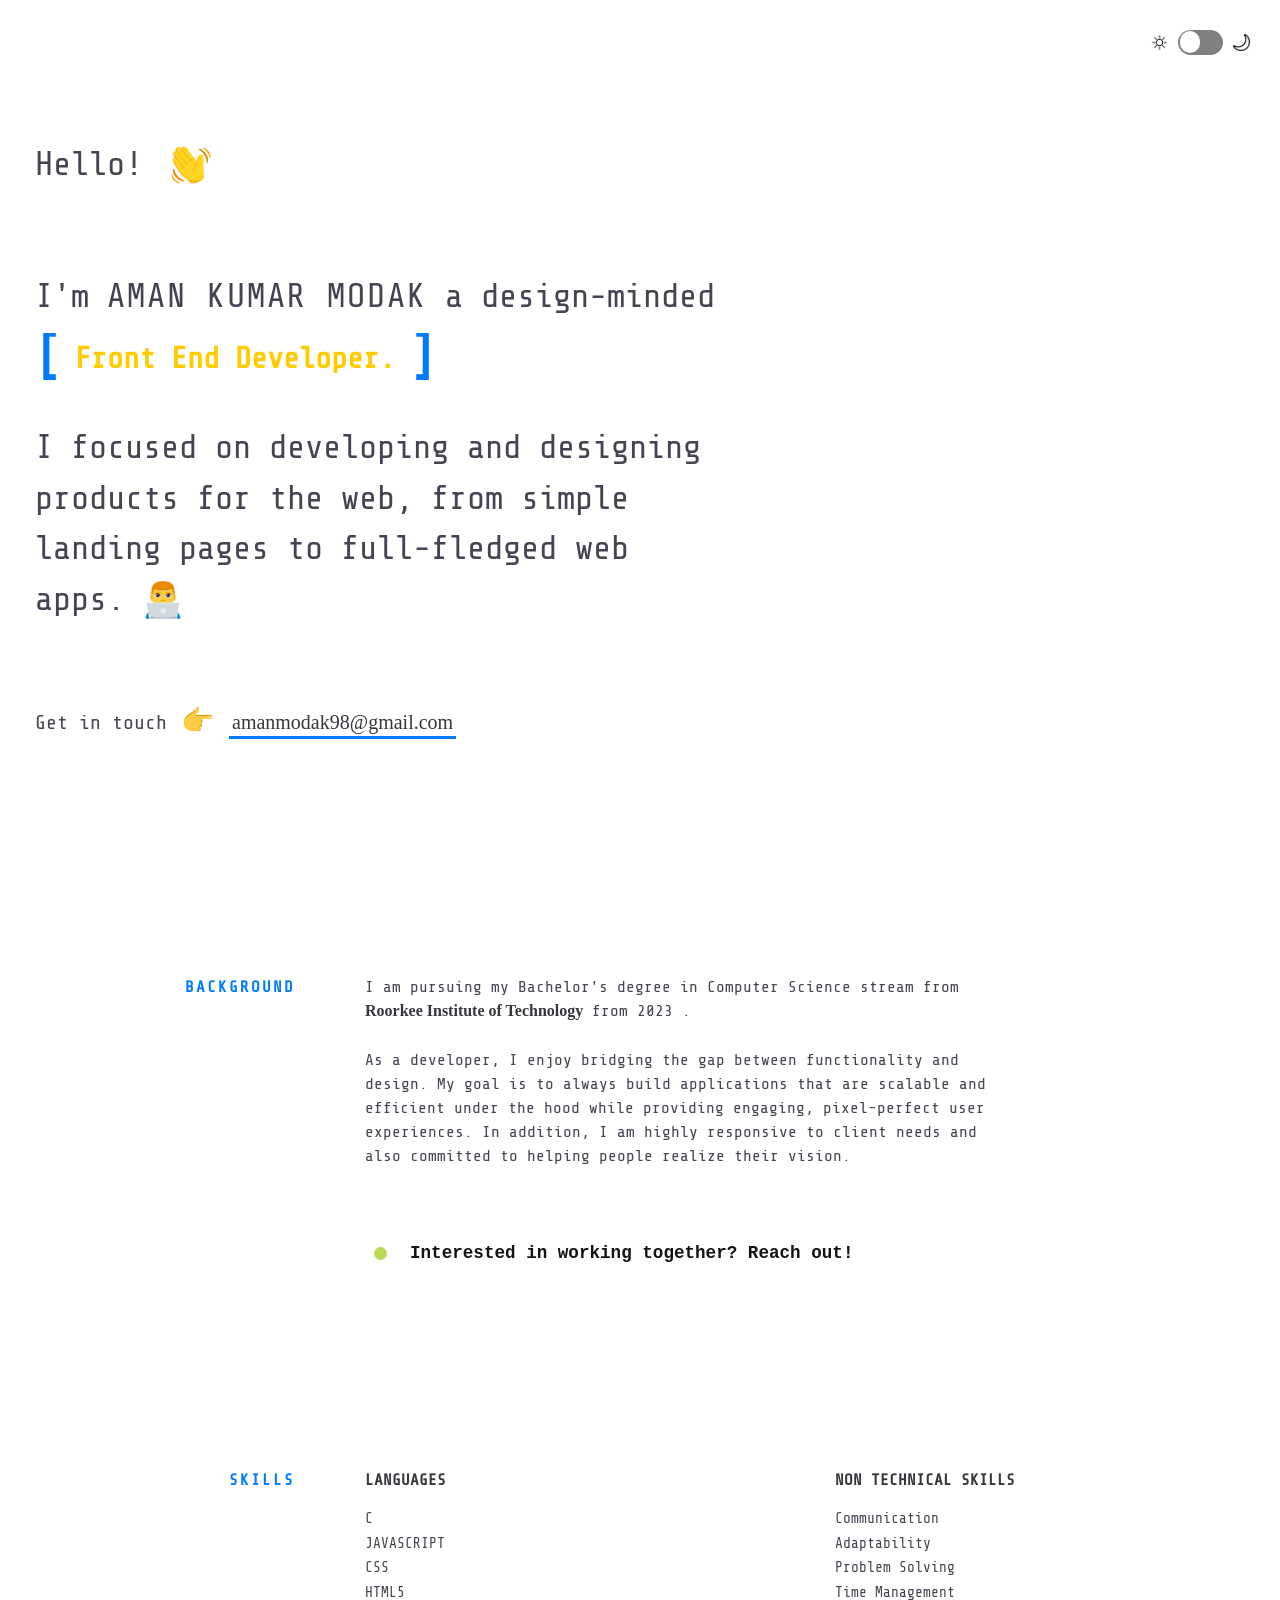
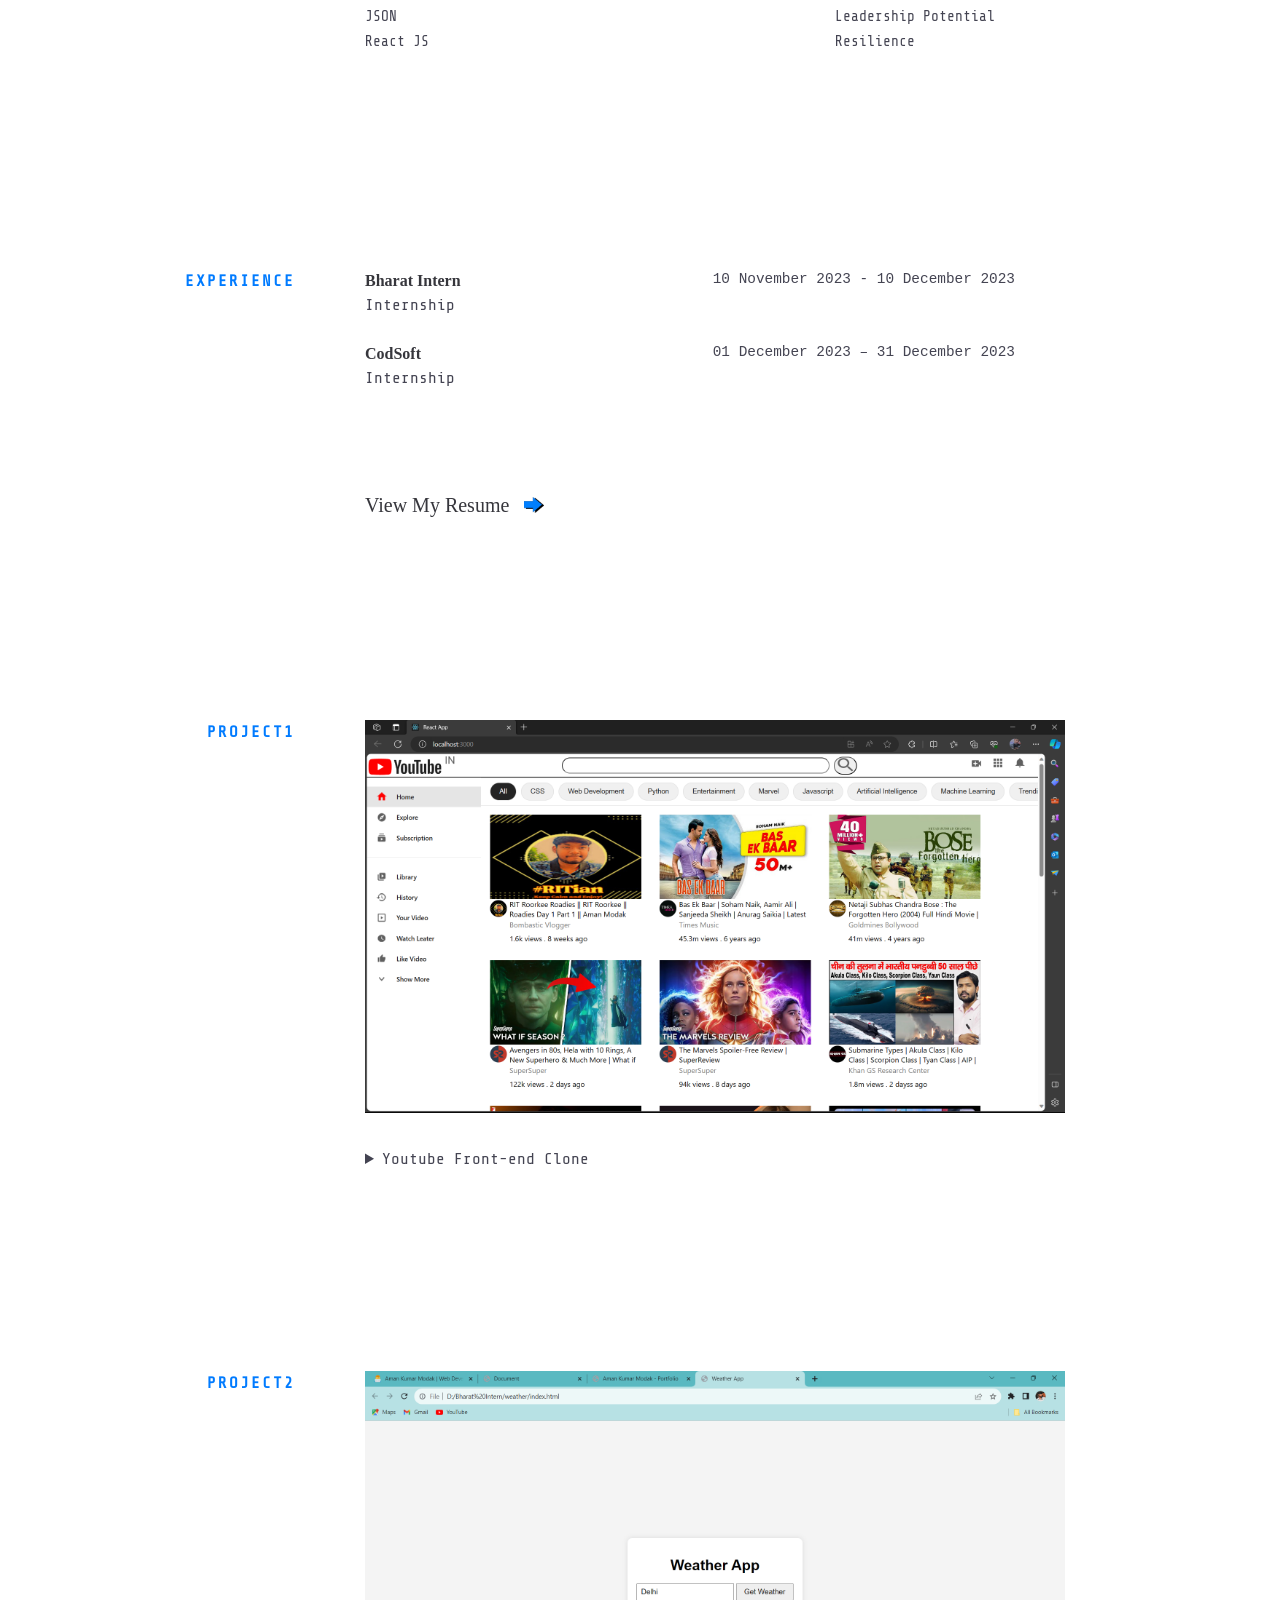
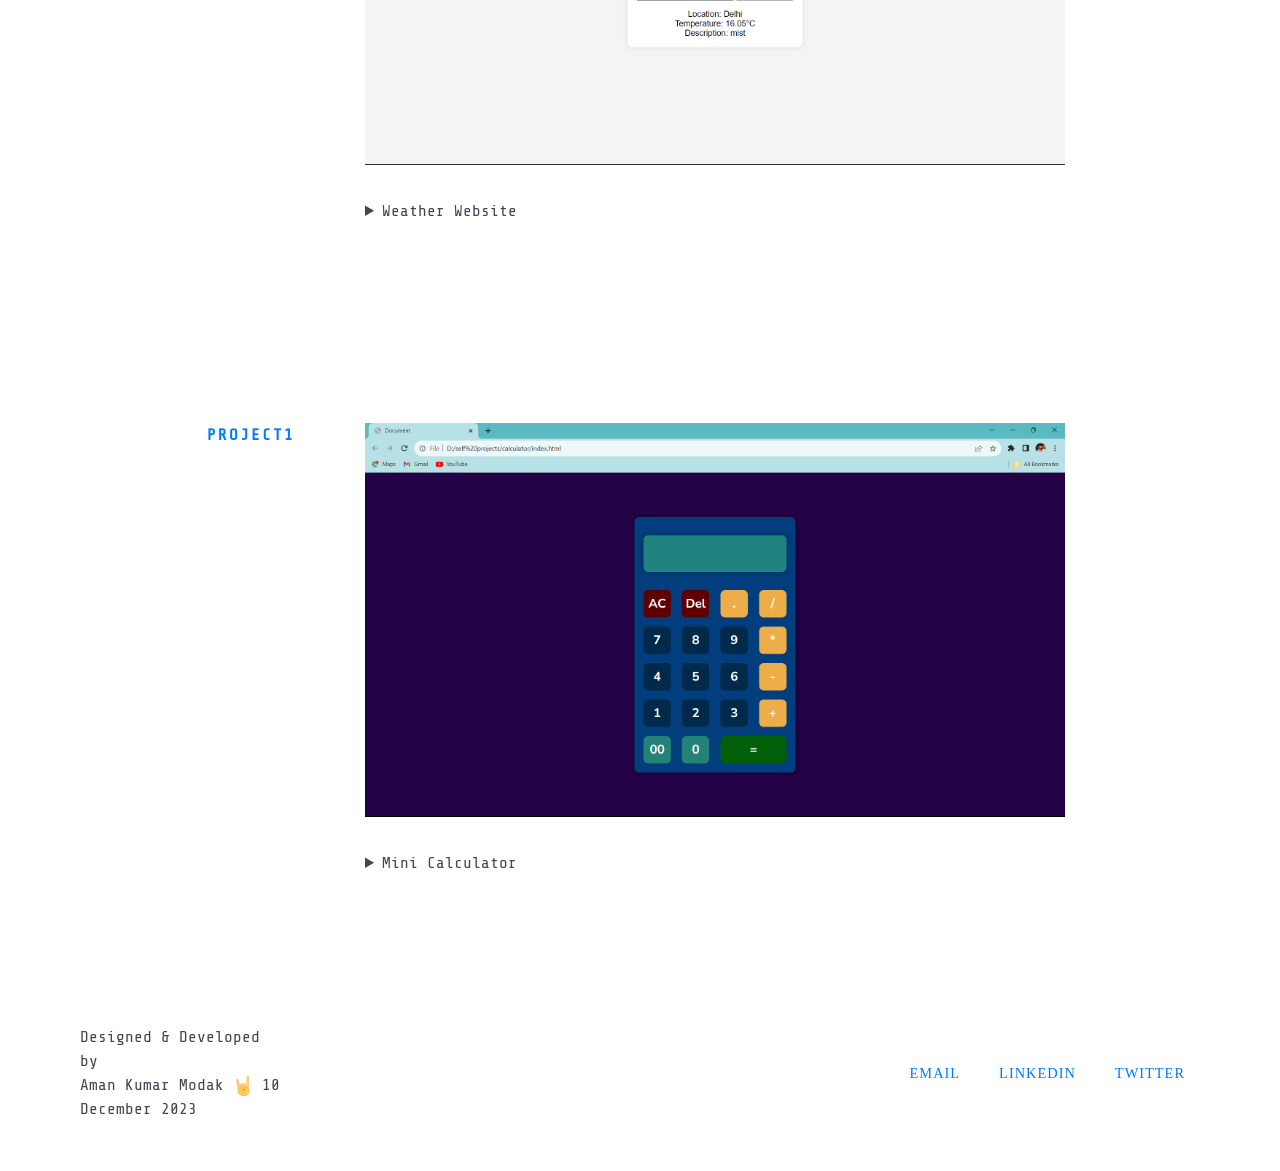
<file: portfolio/index.html>
<!DOCTYPE html>
<html>
<head>
	<meta charset="UTF-8">
	<meta name="viewport" content="width=device-width, initial-scale=1">
	<meta name="viewport" content="width=device-width, initial-scale=1.0, maximum-scale=1.0, user-scalable=no">
	<title>Aman Kumar Modak | Web Developer</title>
	<link rel="icon" type="image/png" href="images/male-technologist.png" hreflang="en-us">
	<link href="https://fonts.googleapis.com/css?family=Share+Tech+Mono" rel="stylesheet">
	<link rel="stylesheet" type="text/css" href="style.css">
	
</head>
<body>


<div id = "site">
	<div class="switch-wrapper"> 
		</a>
		<div class="sun"></div> 
		<div class="toggle-wrapper">
			<input type="checkbox" id="switch"  />
			<label for="switch" id="switch1" >Toggle</label> 
		</div>
		<div class="moon"></div>
	</div>

	<header class="intro">
		<h1 class="intro_hello">
			Hello!
			<span  id="wave" class="emoji wave-hand animated "></span>
		</h1>
		<h2 class="intro_tagline">
			I'm
			<div class="myname">Aman Kumar Modak</div>
			 a design-minded <br><br><br>
			<div class="mytext">
				<div class="content">
					<div class=" container">
						<ul class="list">
							<li class="item"> Front End Developer.</li>
							<li class="item">Coder</li>
							<li class="item">Web Developer</li>
						</ul>
					</div><br>
				</div>
			</div>
			<span>I focused on  developing and designing products for the web, from simple landing pages to full-fledged web apps.
			<span id="emojiwavehand" class="emoji technologist"></span>
		</h2>
		<h3 class="intro_contact">
			<span>Get in touch</span>
			<span class="emoji pointer"></span>
			<span id="emailme">
				<a href="#link your email" target="_blank" class="highlight-link">amanmodak98@gmail.com</a>
			</span>
		</h3>
	</header>

	<section class = "section background" >
		<div class="section_title">Background</div>
		<div class="section_content">
			<p>
					I am pursuing my Bachelor's degree in Computer Science stream from
					<a class = "underline-link" href="#" target="_blank">
					Roorkee Institute of Technology</a> from 2023 .	
			</p>

			<p>
				As a developer, I enjoy bridging the gap between functionality and design. My goal is to always build applications that are scalable and efficient under the hood while providing engaging, pixel-perfect user experiences. In addition, I am highly responsive to client needs and also committed to helping people realize their vision.
			</p>

			<a class="status" href="images/myResume.pdf" target="_blank"> 
				<div class="status_light"> 
					<div class="status_light_ring"></div> 
					<div class="status_light_led"></div> 
				</div> 
				<div class="status_message">
					Interested in working together? Reach out!
				</div> 
			</a>
		</div>






		
	</section>

	<section class="section skills" data-aos="slide-up">
		<div class="section_title">skills</div>
		<div class="section_content">
			<div class="skillz">
				<div class="skillz_category"> 
					<div class="skillz_category_label">
						Languages
					</div>
					<ul>
						 <li class="skillz_category_item">C</li>
						 <li class="skillz_category_item">JAVASCRIPT</li> 
						 <li class="skillz_category_item">CSS</li>
						 <li class="skillz_category_item">HTML5</li>
						 <li class="skillz_category_item">JSON</li>
						 <li class="skillz_category_item">React JS</li>
					</ul> 
				</div>

				<div class="skillz_category"> 
					<div class="skillz_category_label">
						Non Technical Skills
					</div>
					<ul>
						<li class="skillz_category_item">Communication</li>
						<li class="skillz_category_item">Adaptability</li>
						<li class="skillz_category_item">Problem Solving</li>
						<li class="skillz_category_item">Time Management</li>
						<li class="skillz_category_item">Leadership Potential</li>
						<li class="skillz_category_item">Resilience</li>	
					</ul>
				</div>
			</div>
		</div>
	</section>


	<section class="section experience">
		<div class="section_title">
			Experience
		</div>
		
		<div class="section_content">
			<div class="jobs">
				<div class="job">
					<div class="time-place"> 
						<div class="job_company">
							<a href="#" target="_blank">Bharat Intern</a>
						</div>
						<div class="job_time">       
							10 November 2023 - 10 December 2023
						</div>
			  		</div>
					<div class="job_position">
						Internship
					</div>
				</div>
				
				<div class="job">
					<div class="time-place"> 
						<div class="job_company">
							<a href="#" target="_blank">CodSoft</a>
						</div>
						<div class="job_time">       
							01 December 2023 – 31 December 2023 
						</div>
			  		</div>
					<div class="job_position">
						Internship
					</div>
				</div>


			</div>
			<a href="images/myResume.pdf" target="_blank" class="arrow-link">View My Resume</a>
		</div>
	</section>
	
	<section class="section featured-projects"> 
		<div class="section_title">Project1</div> 
			<div class="section_content"> 
				<div class="project Explorin">
					<figure class="project_pic"> 
						<a href="#link" target="_blank">
							<img src="images/project1.png" alt="image">
						</a> 
					</figure> 
				</div><br>
				<details>
					<summary> Youtube Front-end Clone</summary>
					<div class="project_name">
							<a href="#link" target="_blank">  </a>
					</div>
					<div class = "featured-projects-content"> 
						<p>YouTube Clone Project in the WebDev bootcamp by Explorin

							This journey introduced me to HTML, CSS, JavaScript — an important achievement in my web development endeavors.</p>
						
					</div>
					<div class="project_used">
							<span class="project_used_item">JavaScript</span>
							<span class="project_used_item">CSS</span>
							<span class="project_used_item">HTML5</span>
					</div> 
				</details>
			</div>
	</section>

			<section class="section featured-projects"> 
				<div class="section_title">Project2</div>
			<div class="section_content"> 
				<div class="project">
					<figure class="project_pic"> 
						<a href="#link" target="_blank">
							<img src="images/Screenshot 2023-12-07 215700.png" alt="image">
						</a> 
					</figure> 
				</div><br>
				<details>
					<summary> Weather Website</summary>
					<div class="project_name">
							<a href="#link" target="_blank">  </a>
					</div>
					<div class = "featured-projects-content"> 
						<p>The Weather Information Website is a web application developed using HTML, CSS, and JavaScript to provide users with real-time weather updates. The project utilizes a weather API to fetch accurate and up-to-date information and presents it in an intuitive and visually appealing manner.</p>
						
					</div>
					<div class="project_used">
							<span class="project_used_item">JavaScript</span>
							<span class="project_used_item">CSS</span>
							<span class="project_used_item">HTML5</span>
							<span class="project_used_item">User-Friendly Interface</span>
							<span class="project_used_item">Location Input</span>
							<span class="project_used_item">Real-Time Fetching by API</span>
							<span class="project_used_item">Error Handling</span>

					</div> 
				</details>
			</div>
			</section>



			<section class="section featured-projects"> 
				<div class="section_title">Project1</div> 
					<div class="section_content"> 
						<div class="project">
							<figure class="project_pic"> 
								<a href="#link" target="_blank">
									<img src="images/Screenshot 2023-12-07 221317.png" alt="image">
								</a> 
							</figure> 
						</div><br>
						<details>
							<summary> Mini Calculator </summary>
							<div class="project_name">
									<a href="#link" target="_blank">  </a>
							</div>
							<div class = "featured-projects-content"> 
								<p>The Mini Calculator project is a web-based application crafted with HTML, CSS, and JavaScript, providing a simple yet functional platform for basic arithmetic operations. The interface is designed for ease of use, featuring a clean layout. Users can perform addition, subtraction, multiplication, and division effortlessly, with real-time results displayed on the screen.</p>
								
							</div>
							<div class="project_used">
									<span class="project_used_item">JavaScript</span>
									<span class="project_used_item">CSS</span>
									<span class="project_used_item">HTML5</span>
									<span class="project_used_item">Responsive Design</span>
									<span class="project_used_item">Basic Arithmetic Operations</span>
									<span class="project_used_item">User-Friendly Interface</span>
							</div> 
						</details>
					</div>
			</section>

	
	<footer class="footer">
	 	<div class="footer_copyright"> 
	 		<div class="top"> 
	 			<span>
	 				Designed &amp; Developed by
				</span>
			</div> 
			<div class="bottom"> 
				<span>
					Aman Kumar Modak
				</span> 
				<img class="emoji" src="images/rockon.png" alt="emoji"> 
				<span>
					10 December 2023
				</span>
			</div> 
		</div> 
		<div class="footer_links"> 
			<a href="mailto:amanmodak98@gmail.com" target="_blank" title="email"> 
				<span class="text">
					Email
				</span> 
				<img src="images/email.svg" alt="email">
			</a>
			<a href="https:www.linkedin.com/in/aman-kumar-modak" target="_blank" title="linkedin"> 
				<span class="text">
					LinkedIN
				</span>
				<img src="images/linkedin.svg" alt="linkedin">
			</a>
		
			<a href="https://twitter.com/modak_aman" target="_blank" title="twitter"> 
				<span class="text">
					Twitter
				</span>
				<img src="images/twitter.svg" alt="twitter">
			</a> 
			

		</div>
 	</footer>
	<button id="top-button" style="display: inline-block;"> 
		<img src="images/finger-up-emoji-clipart-21.png" alt=""> 
	</button>

<script type="text/javascript" src="https://ajax.googleapis.com/ajax/libs/jquery/1.11.0/jquery.min.js"></script>
<script type="text/javascript" src="main.js"></script>
</body>
</html>
</file>
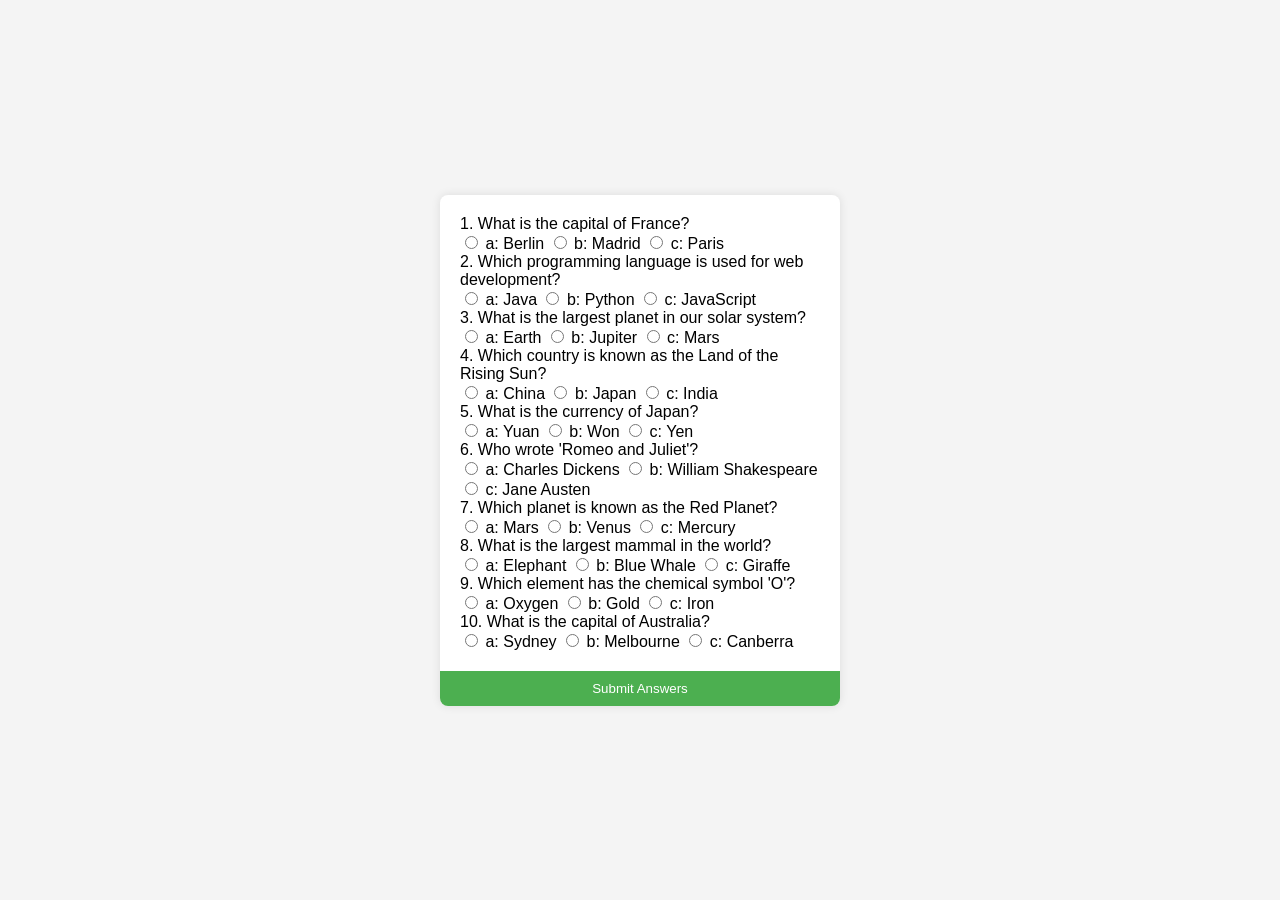
<file: Quiz/index.html>
<!DOCTYPE html>
<html lang="en">
<head>
    <meta charset="UTF-8">
    <meta name="viewport" content="width=device-width, initial-scale=1.0">
    <link rel="stylesheet" href="style.css">
    <title>Quiz App</title>
</head>
<body>
    <div class="quiz-container">
        <div id="quiz" class="quiz"></div>
        <button id="submit" class="submit-btn">Submit Answers</button>
    </div>
    <div id="results" class="results"></div>

    <script src="app.js"></script>
</body>
</html>
</file>
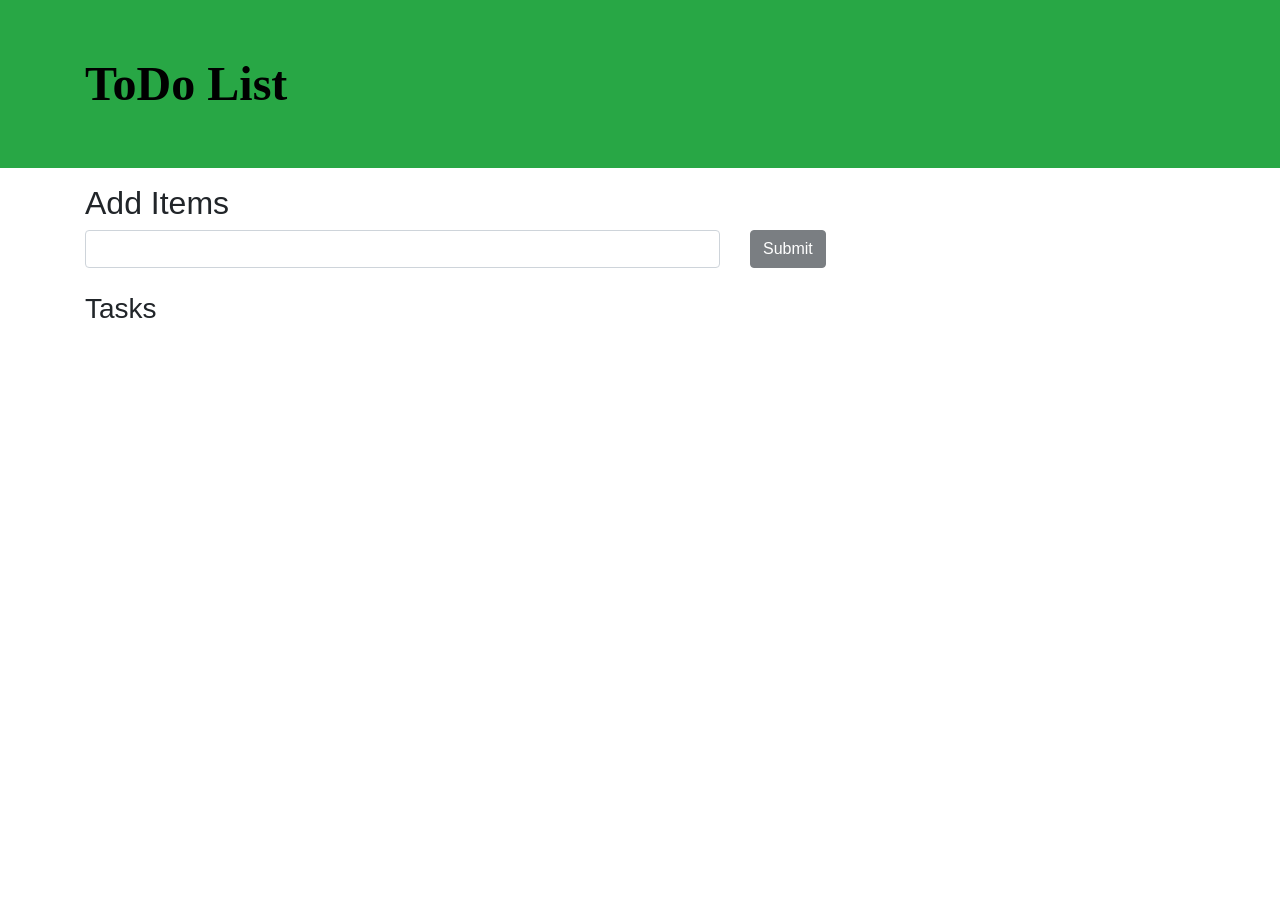
<file: To-Do list app/list.html>
<!DOCTYPE html>
<html lang="en">

<head>
	<meta charset="UTF-8">
	<meta name="viewport" content=
		"width=device-width, initial-scale=1.0">

	<link rel="stylesheet" href=
"https://stackpath.bootstrapcdn.com/bootstrap/4.3.1/css/bootstrap.min.css"
		integrity=
"sha384-ggOyR0iXCbMQv3Xipma34MD+dH/1fQ784/j6cY/iJTQUOhcWr7x9JvoRxT2MZw1T"
		crossorigin="anonymous">

	<script src="list.js"></script>

	<title>To Do List</title>
</head>

<body>
	<header class="bg-success text-white p-5">
		<div class="container">
			<div class="row">
				<div class="col-lg-12 col-md-12 col-sm-12">
					<font face="Comic sans MS"
						size="11" color="black">
						<strong>ToDo List</strong>
					</font>
					
				</div>
			</div>
		</div>
	</header>

	<div class="container mt-3">
		<h2>Add Items</h2>

		<label id="lblsuccess" class="text-success"
				style="display: none;">
		</label>
		
		<form id="addForm">
			<div class="row">
				<div class="col-lg-7 col-md-7 col-sm-7">

					<input type="text" onkeyup=
						"toggleButton(this, 'submit')"
						class="form-control" id="item">
				</div>

				<div class="col-lg-5 col-md-5 col-sm-5">
				<input type="submit" class="btn btn-dark"
						id="submit" value="Submit" disabled>
				</div>
			</div>
		</form>

		<h3 class="mt-4">Tasks</h3>

		<form id="addForm">
			<ul class="list-group" id="items"></ul>
		</form>
	</div>
</body>

</html>
</file>
<file: portfolio/style.css>
body, html {
                margin: 0;
                padding: 0;
                background-color: #fff;
                color: #444452;
                /*font-family: Apercu,Source Sans Pro,Helvetica,Arial,sans-serif;*/
                line-height: 1.5;
                scroll-behavior: smooth;
                font-family: 'Share Tech Mono', monospace;
            }

body.night, html.night {
                            background-color: #131417;
                            color: #afafbf;
                            scroll-behavior: smooth;
                        }


h1 {
    display: block;
    font-size: 2em;
    -webkit-margin-before: 0.67em;
    -webkit-margin-after: 0.67em;
    -webkit-margin-start: 0px;
    -webkit-margin-end: 0px;
    font-weight: bold;
}

h2 {
    display: block;
    font-size: 1.2em;
    -webkit-margin-before: 0.83em;
    -webkit-margin-after: 0.83em;
    -webkit-margin-start: 0px;
    -webkit-margin-end: 0px;
    font-weight: bold;
}

h3 {
    display: block;
    font-size: 1.17em;
    -webkit-margin-before: 1em;
    -webkit-margin-after: 1em;
    -webkit-margin-start: 0px;
    -webkit-margin-end: 0px;
    font-weight: bold;
}

body a, html a {
    text-decoration: none;
    font-weight: 900;
    color: #36363c;
    transition: all .25s ease-in-out;
    font-family: Trebuchet MS;
}

body p, html p {
    font-weight: 200;
}

body a:hover{
    text-decoration: underline blue;
}

body .emoji, html .emoji {
    display: inline-block;
    vertical-align: text-top;
    background-size: contain;
    background-repeat: no-repeat;
    background-position: center;
}

section{
    /*opacity: 1;*/
    /*word-spacing: 2px;*/
    /*letter-spacing: 1px;*/   
}

section.fadeIn{
    animation: fadeIn 2s forwards;
}

.switch-wrapper{
                    display: -webkit-box;
                    display: -ms-flexbox;
                    display: flex;
                    -webkit-box-pack: center;
                    -ms-flex-pack: center;
                    justify-content: center;
                    -webkit-box-align: center;
                    -ms-flex-align: center;
                    align-items: center;
                    position: fixed;
                    top: 20px;
                    right: 30px;
                }

.switch-wrapper .sun {
                        background: url(images/white_sun_with_rays.png) no-repeat center;
                        background-size: 100%;
                    }

body.night .switch-wrapper .sun , html.night .switch-wrapper .sun {
                        background: url(images/sun-white.svg) no-repeat center;
                        background-size: 100%;
                    }

.switch-wrapper .moon, .switch-wrapper .sun {
                        width: 17px;
                        height: 17px;
                    }

.switch-wrapper .toggle-wrapper {
                        margin: 10px;
                    }

.switch-wrapper .toggle-wrapper #switch {
                        height: 0;
                        width: 0;
                        visibility: hidden;
                        position: absolute;
                    }

.switch-wrapper .toggle-wrapper input[type=checkbox] {
                        height: 0;
                        width: 0;
                        visibility: hidden;
                    }

.switch-wrapper .toggle-wrapper label {
                        cursor: pointer;
                        text-indent: -9999px;
                        width: 45px;
                        height: 25px;
                        background: grey;
                        display: block;
                        border-radius: 100px;
                        position: relative;
                    }

.switch-wrapper .toggle-wrapper label:after {
                        content: '';
                        position: absolute;
                        left: 2px;
                        top :1px;
                        width: 20px;
                        height: 22px;
                        background: #fff;
                        border-radius: 40px;
                        transition: 0.3s;
                    }

.switch-wrapper .toggle-wrapper input:checked + label {
                        background: #bada55;
                    }

.switch-wrapper .toggle-wrapper input:checked + label:after {
                        left: calc(100% - 2px);
                        transform: translateX(-100%);
                    }

.switch-wrapper .toggle-wrapper label:active:after {
                        width: 0px;
                    }

.switch-wrapper .moon {
                        background: url(images/moon.png) no-repeat center;
                        background-size: 100%;
                    }

body.night .switch-wrapper .moon, html.night .switch-wrapper .moon {
                        background: url(images/moon-white.svg) no-repeat center;
                        background-size: 100%;
                    }

.switch-wrapper a, body.night .switch-wrapper a {
    color: #007bff;
    margin: 15px;
}


.txt-rotate {
    color: #FFCB04;
    font-weight: bold;
}

.myname {
      text-transform: uppercase;
      letter-spacing: 2px;
      text-decoration: none;
      text-fill-color: transparent;
      display: inline-block;
      /*background-image: linear-gradient(to right, #30CFD0 0%, #330867 100%);*/
      animation: .8s shake infinite alternate;
}

.name{
    font-weight: bolder;
}

.content {
    position: absolute;
    top: 37%;
    overflow:hidden;
    font-size: 30px;
    line-height: 50px;
    color: #FFCB04;
}
.content .container {
    font-weight: 600;
    overflow: hidden;
    height: 50px;
    padding: 0px 40px;
    width: 100%;
}

.container:before {
      content: '[';
      left: 0;
    }

.container:after {
      content: ']';
      position: absolute;
      right: 0;
    }

.container:after, .container:before {
    position: absolute;
    top: 0px;
    color: #007bff;
    font-size: 50px;
    animation-name: opacity1;
    animation-duration: 2s;
    animation-iteration-count: infinite;
}

.list {
    margin-top: 0px;
    margin-bottom: 60px;
    text-align: left;
    line-height:80px;
    list-style: none;
    animation-name: change;
    animation-duration: 10s;
    animation-iteration-count: infinite;
}

.item {
    line-height: 50px;
    margin-bottom: 0px;
}


.intro {
        padding: 80px 100px;
        height: 75vh;
        display: -webkit-box;
        display: -ms-flexbox;
        display: flex;
        -webkit-box-orient: vertical;
        -webkit-box-direction: normal;
        -ms-flex-direction: column;
        flex-direction: column;
        -ms-flex-pack: distribute;
        justify-content: space-around;
        max-width: 1440px;
        margin: 0 auto;
}   
    

.intro_hello {
    font-weight: 300;   
}

.intro_hello, .intro_tagline {
    font-size: 2.1rem;
}

.intro_hello .wave-hand.animated {
    position: relative;
    animation: wave 2.0s linear;
}

.intro_hello .wave-hand.animated:hover {
    position: relative;
    animation: wave infinite linear;
}

.intro_hello .wave-hand {
    background-image: url(images/waving-hand.png);
    margin-left: 10px;
    cursor: pointer;
    position: relative;
}

.intro_hello .emoji {
    width: 40px;
    height: 40px;
}

.intro_tagline {
    font-weight: 300;
    max-width: 700px;   
}

.intro__tagline .name {
    font-weight: 700;
}

.intro_tagline .technologist {
    background-image: url(images/male-technologist.png);
}

.intro_tagline .emoji {
    width: 40px;
    height: 40px;
}

.intro_contact {
    font-size: 1.25rem;
    font-weight: 100;
}

.intro_contact .emoji.pointer {
    background-image: url(images/right-pointing.png);
    width: 30px;
    height: 30px;
    margin: 0 5px;
    vertical-align: text-bottom;
}

.intro_contact .highlight-link {
    font-weight: 400;
    text-decoration: none;
    display: inline-block;
    padding: 2px 3px;
    transition: all .2s ease-in-out;
    text-decoration: none;
    box-shadow: inset 0 -3px 0 #007bff;
}

.intro_contact .highlight-link:hover {
    box-shadow: inset 0 -33px 0 0 #007bff;
    color: #fff;
}

section {
    position: relative;
}

.status {
    display: -webkit-box;
    display: -ms-flexbox;
    display: flex;
    -webkit-box-align: center;
    -ms-flex-align: center;
    align-items: center;
    font-size: 1.1rem;
    font-family: Inconsolata,monospace;
    margin-top: 70px;
    color: #131417;
}

.status_light {
    width: 30px;
    height: 30px;
    display: -webkit-box;
    display: -ms-flexbox;
    display: flex;
    -webkit-box-pack: center;
    -ms-flex-pack: center;
    justify-content: center;
    -webkit-box-align: center;
    -ms-flex-align: center;
    align-items: center;
}

.status_light_ring {
    position: absolute;
    width: 25px;
    height: 25px;
    -webkit-animation: pulsate 2s ease-out;
    animation: pulsate 2s ease-out;
    -webkit-animation-iteration-count: infinite;
    animation-iteration-count: infinite;
    opacity: 0;
    border: 3px solid #bada55;
    border-radius: 30px;
}

.status_light_led {
    position: absolute;
    width: 13px;
    height: 13px;
    background: #bada55;
    border-radius: 100%;
}

.status_message {
    margin-left: 15px;
}

body .section, html .section {
    display: -webkit-box;
    display: -ms-flexbox;
    display: flex;
    -webkit-box-pack: center;
    -ms-flex-pack: center;
    justify-content: center;
    padding: 100px 170px;
}

body .section_title, html .section_title {
    -ms-flex-negative: 0;
    flex-shrink: 0;
    width: 200px;
    margin-right: 70px;
    color: #007bff;
    text-transform: uppercase;
    text-align: right;
    font-weight: 700;
    letter-spacing: 2px;
}

body .section_content, html .section_content {
    font-weight: 300;
    font-size: 1rem;
    width: 100%;
    max-width: 650px;
}

body .section_content p, html .section_content p {
    margin-top: 0;
    margin-bottom: 25px;
}

body .section_content .underline-link, html .section_content .underline-link {
    position: relative;
    display: inline-block;
}

section .skills{
    visibility: visible;  
    -webkit-transform: translateY(0) scale(1); 
    opacity: 1;
    transform: translateY(0) scale(1); 
    opacity: 1;
    -webkit-transition: -webkit-transform 0.6s cubic-bezier(.694,0,.335,1) 0s, 
    opacity 0.6s cubic-bezier(.694,0,.335,1) 0s; 
    transition: transform 0.6s cubic-bezier(.694,0,.335,1) 0s, 
    opacity 0.6s cubic-bezier(.694,0,.335,1) 0s; 
}

.skills .skillz {
    display: flex;
    justify-content: space-between;
}

.skills .skillz_category_label {
    font-weight: 800;
    color: #36363c;
    text-transform: uppercase;  
}

.skills .skillz_category_item {
    margin: 3px 0;
    font-size: .9rem;
}

.section .featured-projects {
   visibility: visible;  
   -webkit-transform: translateY(0) scale(1); 
   opacity: 1;
   transform: translateY(0) scale(1); 
   opacity: 1;
   -webkit-transition: -webkit-transform 0.6s cubic-bezier(.694,0,.335,1) 0s, 
   opacity 0.6s cubic-bezier(.694,0,.335,1) 0s; 
   transition: transform 0.6s cubic-bezier(.694,0,.335,1) 0s, 
   opacity 0.6s cubic-bezier(.694,0,.335,1) 0s;
}

.experience .jobs {
    margin-bottom: 100px;
}

.experience .job {
    margin-bottom: 25px;
}
.experience .job .time-place {
    display: flex;
    justify-content: space-between;
}

 a.experience .job .job_company {
    font-weight: 500;
}

.experience .job_time {
    font-size: .9rem;
    font-family: Inconsolata,monospace;
}

.experience .job_position {
    font-weight: 300;

}

.experience .arrow-link {
    font-size: 1.25rem;
    font-weight: 500;
}

.experience .arrow-link:after {
    width: 20px;
    height: 20px;
}

.featured-projects .project {
    display: -webkit-box;
    display: -ms-flexbox;
    display: flex;
    margin-bottom: 10px;
    margin-left: -5%;
    width: 125%;
}

.featured-projects .project_pic {
    max-width: 700px;
    overflow: visible;
    margin: 0;
    margin-left: 32px;
}

.featured-projects .project_caption {
    width: 125px;
    -ms-flex-negative: 0;
    flex-shrink: 0;
}

.featured-projects .project_pic img {
    width: 100%;
    max-width: 100%;
    vertical-align: bottom;
}

.featured-projects .project_pic img:hover{
   background-color: blue;
}

.featured-projects .project_name a {
    font-weight: 700;
    margin-bottom: 10px;
}

.featured-projects .project p {
    font-size: .95rem;
    line-height: 1.5;
}

.featured-projects .featured-projects-content p {
    /* font-size: .85rem; */
    line-height: 1.3;
    margin-bottom: 15px;
    font-size: 0.9rem;
}

.featured-projects .project_used_item {
    display: inline-block;
    margin: 3px 3px 3px 0;
    font-family: Inconsolata,monospace;
    font-size: .75rem;
    font-weight: 400;
    padding: 2px 7px;
    border-radius: 3px;
    color: #007bff;
    border: 1px solid #007bff;
    background: 0 0;
}

.project_links img {
    margin-top: 2%;
    width: 6%;
}

details summary::-webkit-details-marker {
  color: #007bff;
}

body .arrow-link, html .arrow-link {
    font-weight: 700;
    display: inline-block;
    transition: all .15s ease-in-out;
    background-color: transparent;
    white-space: nowrap;
}

body .arrow-link:after, html .arrow-link:after {
    position: relative;
    bottom: 2px;
    margin-left: 15px;
    content: "";
    background: url(images/arrow.png) no-repeat center;
    background-size: 100%;
    width: 15px;
    height: 15px;
    display: inline-block;
    vertical-align: middle;
}

body .arrow-link:hover, html .arrow-link:hover {
    transform: translateX(7px);
}
body ul, html ul {
    list-style: none;
    padding: 0;
}

.footer {
    padding: 50px 80px;
    display: flex;
    justify-content: space-between;
    align-items: center;
    /*position: fixed;*/
    top: 730px;
    bottom: 0px;
    left: 0px;right: 0px;
}

.footer_copyright {
    font-weight: 0.700;
    width: 200px;
}

.footer_copyright .emoji{
    width: 20px;
    height: 20px;
}

.footer_links a {
    position: relative;
    display: inline-block;
    color: #007bff!important;
    text-transform: uppercase;
    font-weight: 400;
    margin: 0 15px;
    outline: 0;
}

.footer_links a .text {
    font-size: .9rem;
    display: inline;
    letter-spacing: 1px;
}

.footer_links a:hover {
    text-decoration: underline;
}

.footer_links img {
    display: none;
    width: 22px;
}

body #top-button, html #top-button {
    background: 0 0;
    border: none;
    outline: 0;
    width: 55px;
    position: fixed;
    bottom: 25px;
    right: 10px;
    cursor: pointer;
    display: none;
    scroll-behavior: smooth;   
}

body #top-button img, html #top-button img {
    width: 100%;
    scroll-behavior: smooth;
}

.other-projects .project {
    max-width: 600px;
    margin-bottom: 50px;
}

.other-projects .project_name {
    margin-bottom: 10px;
}

.other-projects .project p {
    font-size: .9rem;
    margin-bottom: 20px;
}

.other-projects .project_used_item:first-of-type {
    margin-left: 0;
}

.other-projects .project_used_item {
    display: inline-block;
    margin: 3px 3px 3px 0;
    font-family: Inconsolata,monospace;
    font-size: .75rem;
    font-weight: 400;
    padding: 2px 7px;
    border-radius: 3px;
    color: #007bff;
    border: 1px solid #007bff;
    background: 0 0;
}

body.night .experience .job_time, body.night .footer_copyright, body.night .intro, body.night .skills .skillz_category_label, body.night .status, body.night a, body.night strong, html.night .experience .job_time, html.night .footer_copyright, html.night .intro, html.night .skills .skillz_ctegory_label, html.night .status, html.night a, html.night strong {
    color: #e7e7e7;
}


/*All Keyframes*/
@keyframes wave{
    0% {transform: rotate(0deg);}
    /*10%{transform: rotate(90deg);}*/
    20% {transform: rotate(90deg);}  
    /*30%{transform: rotate(90deg);}*/
    40% {transform: rotate(15deg);}
    /*50% {transform: rotate(90deg);}*/
    60% {transform: rotate(90deg);}
    /*70%{transform: rotate(90deg);}*/
    80%{transform: rotate(15deg);}
    /*90% {transform: rotate(90deg);}*/
    100% {transform: rotate(0deg);}
}

@-webkit-keyframes wave{
    0% {transform: rotate(0deg);}
    /*10%{transform: rotate(90deg);}*/
    20% {transform: rotate(90deg);}  
    /*30%{transform: rotate(90deg);}*/
    40% {transform: rotate(15deg);}
    /*50% {transform: rotate(90deg);}*/
    60% {transform: rotate(90deg);}
    /*70%{transform: rotate(90deg);}*/
    80%{transform: rotate(15deg);}
    /*90% {transform: rotate(90deg);}*/
    100% {transform: rotate(0deg);}
}

@-webkit-keyframes pulsate {
      0% {
        transform: scale(0.1, 0.1);
        opacity: 0;
      }
      50% {
        opacity: 1;
      }
      100% {
        transform: scale(1.2, 1.2);
        opacity: 0;
      }
    }

@keyframes pulsate {
      0% {
        transform: scale(0.1, 0.1);
        opacity: 0;
      }
      50% {
        opacity: 1;
      }
      100% {
        transform: scale(1.2, 1.2);
        opacity: 0;
      }
    }

@-webkit-keyframes fadeIn {
  /* keyframes must have at least two intervals from/to or 0%/100% */
  0% {
    opacity: 0;
  }

  100% {
    opacity: 1;
  }
}

@keyframes fadeIn {
  /* keyframes must have at least two intervals from/to or 0%/100% */
  0% {
    opacity: 0;
  }

  100% {
    opacity: 1;
  }
}

@keyframes shake {
  0% { transform: skewX(-15deg); }
  5% { transform: skewX(15deg); }
  10% { transform: skewX(-15deg); }
  15% { transform: skewX(15deg); }
  20% { transform: skewX(0deg); }
  100% { transform: skewX(0deg); }  
}

@-webkit-keyframes shake {
  0% { transform: skewX(-15deg); }
  5% { transform: skewX(15deg); }
  10% { transform: skewX(-15deg); }
  15% { transform: skewX(15deg); }
  20% { transform: skewX(0deg); }
  100% { transform: skewX(0deg); }  
}

@keyframes opacity1 {
  0%, 100% {opacity:0;}
  50% {opacity:1;}
}

@-webkit-keyframes opacity1 {
  0%, 100% {opacity:0;}
  50% {opacity:1;}
}

@keyframes change {
  0%, 12.66%, 100% {transform:translate3d(0,0,0);}
  16.66%, 29.32% {transform:translate3d(0,-35%,0);}
  33.32%,45.98% {transform:translate3d(0,-68%,0);}
  49.98%,62.64% {transform:translate3d(0,-70%,0);}
  66.64%,79.3% {transform:translate3d(0,-37%,0);}
  83.3%,95.96% {transform:translate3d(0,-0%,0);}
}

@-webkit-keyframes change {
  0%, 12.66%, 100% {transform:translate3d(0,0,0);}
  16.66%, 29.32% {transform:translate3d(0,-35%,0);}
  33.32%,45.98% {transform:translate3d(0,-68%,0);}
  49.98%,62.64% {transform:translate3d(0,-70%,0);}
  66.64%,79.3% {transform:translate3d(0,-37%,0);}
  83.3%,95.96% {transform:translate3d(0,-0%,0);}
}


/*All Media Queries*/

@media screen and (max-width: 320px)
{
   
    .intro_hello, .intro_tagline {
        font-size: 1.4rem;
    }
    body .intro {
            padding: 130px 45px; 
        }
}


@media screen and (max-width: 425px){
    .switch-wrapper{
            top: 10px;
            right: 20px;
        }
    body .intro{
            padding: 100px 35px;
            line-height: 1.5;
        }

     .intro_hello, .intro_tagline{
        margin-bottom: 5%;
        font-size: 1.75rem;
    }

    body section, html section {
            padding: 80px 55px;

        }
    body .section_content, html .section_content {
        padding-left: 30px;
    }

    .content{
        /*position: absolute;*/
      top: 36%;
      left: 5%;
      font-size: 1.5rem;
    }

    .content .container {
        padding: 0px 30px 0px 30px;
    }

    .experience .job .time-place {
        display: block;
    }

    .experience .job_time {
        font-size: .8rem;
    }

    .footer {
        padding: 50px 30px;
    }

    body #top-button, html #top-button {
        bottom: 15px;
        right: 3px;
    }

    .status_message{
        font-size: 1rem;
    }
}

@media screen and (max-width: 550px){
    .intro {
        padding: 120px 50px;
    }

    .intro_hello, .intro_tagline {
        font-size: 1.55rem;
        margin-bottom: 0%;
    }

     .content {
      top: 41.5%;
      left: 5%;
      font-size: 1.5rem;
    }

    .intro_contact {
        font-size: 1rem;
    }

    .switch-wrapper a, body.night .switch-wrapper a {
        margin: 2px;
        font-size: 8px;
    }

     .intro #downbutton img {
        height: 25px;
        width: 25px;
    }

    .fixed-side-nav {
         margin-top: 50%;
    }

    .skills{
        margin-top: 100px;
    }
}

@media screen and (max-width: 630px)
{
   
    .skills .skillz {
        -ms-flex-wrap: wrap;
        flex-wrap: wrap;
    }

     .skills .skillz_category {
        width: 47%;
        margin-right: 5px;
        margin-bottom: 25px;  
    }

    .background .section_content .status_message {
        margin: auto;
    }
    .footer {
        display: block;
    }

    .footer_copyright {
        width: auto;
        text-align: center;
        margin-bottom: 25px;
    }

    .footer_links {
        display: -webkit-box;
        display: -ms-flexbox;
        display: flex;
        -webkit-box-pack: center;
        -ms-flex-pack: center;
        justify-content: center;
    }
}


@media screen and (max-width: 768px){
    
    body .section, html .section {
        display: block;
    }
    body .section_title, html .section_title {
        text-align: left;
        width: auto;
    }
    body .section_content, html .section_content {
        padding-top: 30px;
        padding-left: 50px;
    }
    .featured-projects .project {
        width: 100%;
        display: block;
        margin-bottom: 30px;
    }
    .featured-projects .project_caption {
        width: 100%;
        margin-top: 25px;
        margin-left: 0;
    }
    .switch-wrapper a, body.night .switch-wrapper a {
        margin: 5px;
        font-size: 8px;
    }
}

@media screen and (max-width: 850px){
   
    .footer_links a .text {
        display: none;
    }
    .footer_links img {
        display: inline-block;
    }
}


@media screen and (max-width: 1024px){
   
    body .section, html .section {
        padding: 50px;
    }
    body .section_title, html .section_title  {
        margin-right: 50px;
    }

    .featured-projects .project {
        width: 105%;
    }
    .footer {
        padding: 50px;
    }
    body #top-button, html #top-button {
        bottom: 20px;
        right: 7px;
        width: 35px;
    }
}


@media screen and (max-width: 1280px){
    body .section, html .section {    
        margin-right: 20px;
        margin-left: 0px;
        padding-left: 20px;
    }
    body .intro {
            padding: 100px 35px;
            line-height: 1.5;
        }
}
</file>
<file: Quiz/style.css>
body {
    font-family: 'Arial', sans-serif;
    margin: 0;
    padding: 0;
    display: flex;
    align-items: center;
    justify-content: center;
    height: 100vh;
    background-color: #f4f4f4;
}

.quiz-container {
    background-color: #fff;
    border-radius: 8px;
    box-shadow: 0 0 10px rgba(0, 0, 0, 0.1);
    overflow: hidden;
    width: 400px;
}

.quiz {
    padding: 20px;
}

.submit-btn {
    display: block;
    width: 100%;
    padding: 10px;
    background-color: #4caf50;
    color: #fff;
    border: none;
    border-radius: 0;
    cursor: pointer;
}

.results {
    padding: 20px;
    text-align: center;
    display: none;
}
</file>
